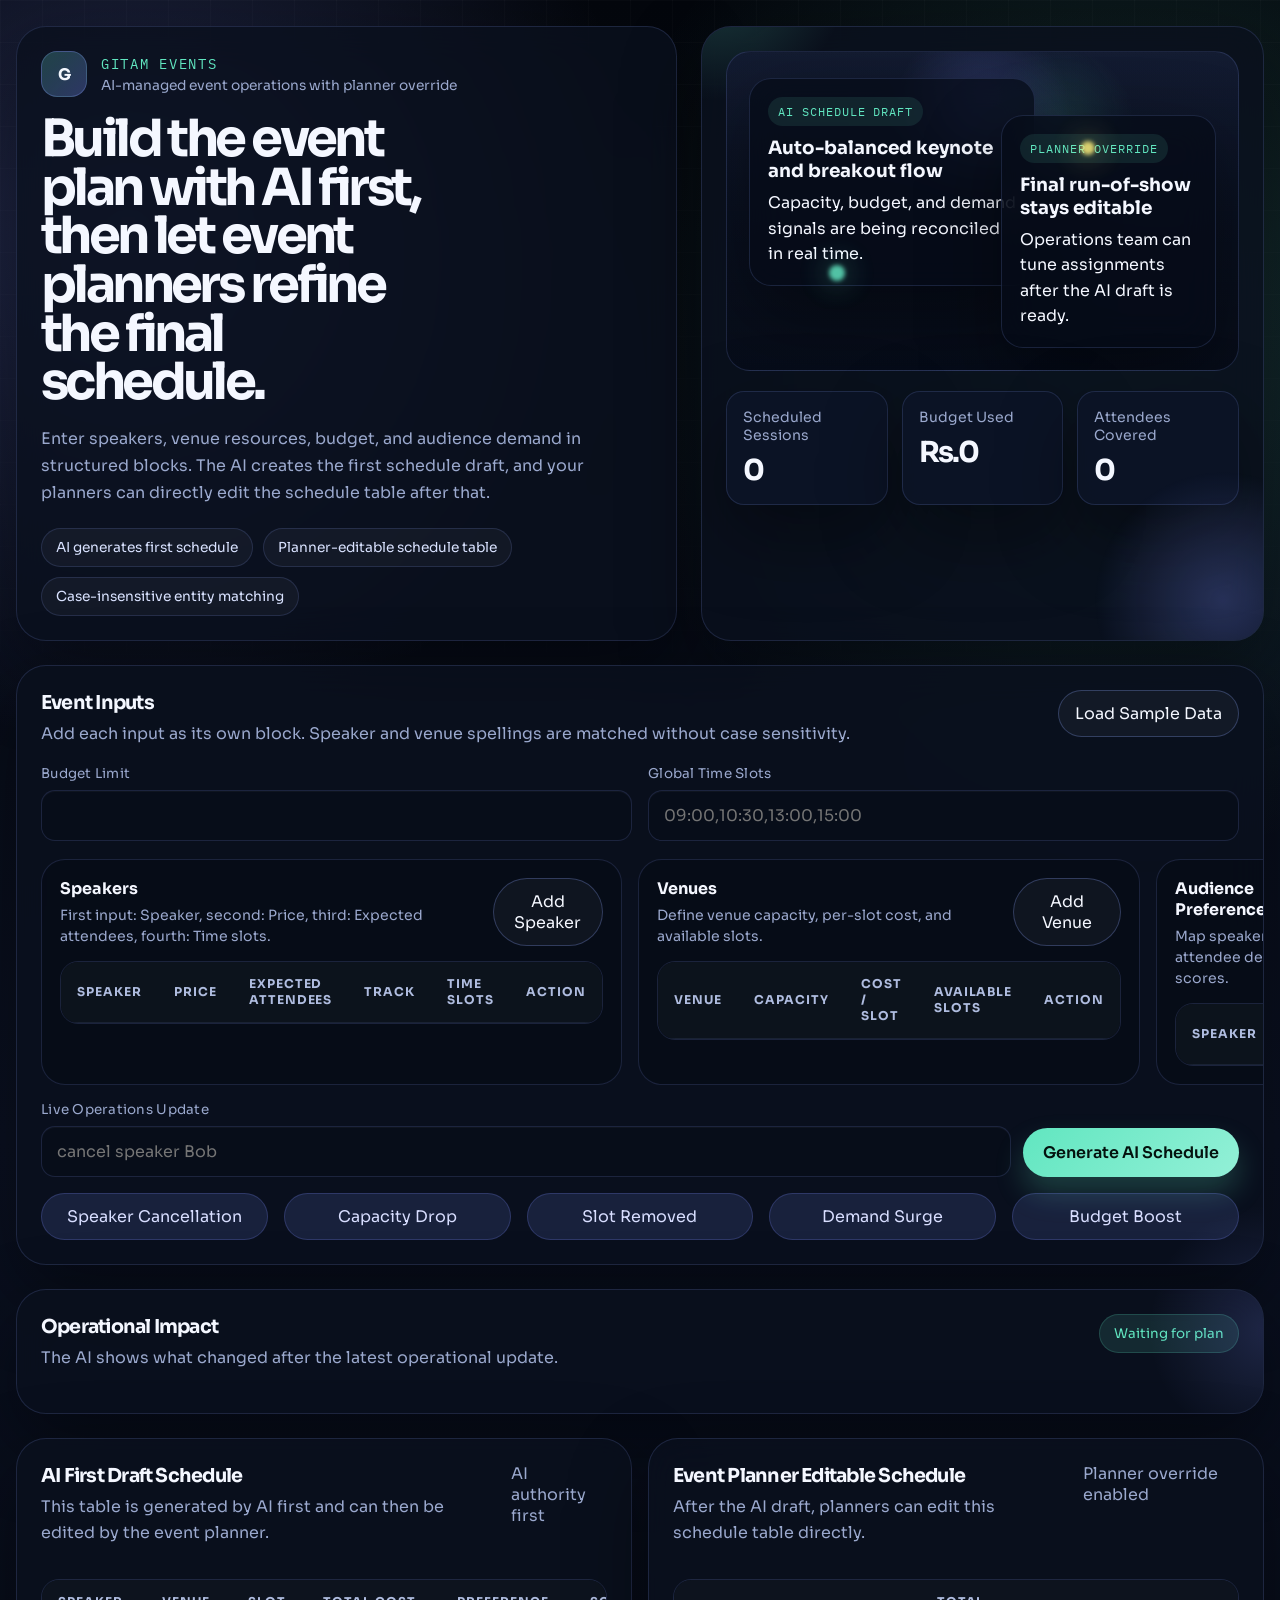
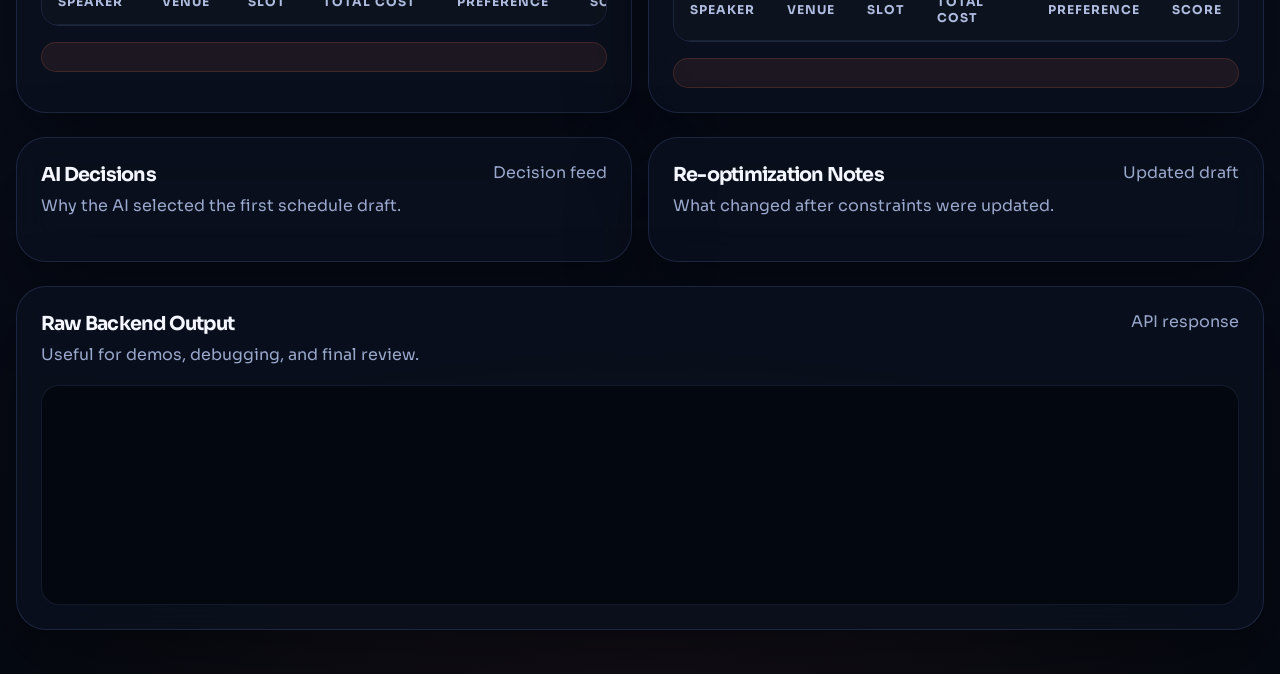
<file: index.html>
<!DOCTYPE html>
<html lang="en">
<head>
  <meta charset="UTF-8">
  <meta name="viewport" content="width=device-width, initial-scale=1.0">
  <title>GITAM Events</title>
  <link rel="preconnect" href="https://fonts.googleapis.com">
  <link rel="preconnect" href="https://fonts.gstatic.com" crossorigin>
  <link href="https://fonts.googleapis.com/css2?family=Sora:wght@400;500;600;700&family=IBM+Plex+Mono:wght@400;500&display=swap" rel="stylesheet">
  <link rel="stylesheet" href="./static/styles.css">
</head>
<body>
  <div class="site-bg"></div>
  <div class="page-shell">
    <header class="hero-shell">
      <div class="hero-copy">
        <div class="brand-row">
          <span class="brand-mark">G</span>
          <div>
            <p class="eyebrow">GITAM Events</p>
            <p class="sub-eyebrow">AI-managed event operations with planner override</p>
          </div>
        </div>

        <h1>Build the event plan with AI first, then let event planners refine the final schedule.</h1>
        <p class="hero-text">
          Enter speakers, venue resources, budget, and audience demand in structured blocks.
          The AI creates the first schedule draft, and your planners can directly edit the schedule table after that.
        </p>

        <div class="hero-badges">
          <span class="badge">AI generates first schedule</span>
          <span class="badge">Planner-editable schedule table</span>
          <span class="badge">Case-insensitive entity matching</span>
        </div>
      </div>

      <div class="hero-visual">
        <div class="visual-stage">
          <div class="visual-screen visual-screen-main">
            <span class="visual-label">AI Schedule Draft</span>
            <strong>Auto-balanced keynote and breakout flow</strong>
            <p>Capacity, budget, and demand signals are being reconciled in real time.</p>
          </div>
          <div class="visual-screen visual-screen-side">
            <span class="visual-label">Planner Override</span>
            <strong>Final run-of-show stays editable</strong>
            <p>Operations team can tune assignments after the AI draft is ready.</p>
          </div>
          <div class="visual-orb visual-orb-a"></div>
          <div class="visual-orb visual-orb-b"></div>
        </div>

        <div class="hero-metrics" id="hero-metrics">
          <div class="metric-card">
            <span>Scheduled Sessions</span>
            <strong id="metric-sessions">0</strong>
          </div>
          <div class="metric-card">
            <span>Budget Used</span>
            <strong id="metric-budget">Rs.0</strong>
          </div>
          <div class="metric-card">
            <span>Attendees Covered</span>
            <strong id="metric-attendees">0</strong>
          </div>
        </div>
      </div>
    </header>

    <main class="dashboard">
      <section class="panel panel-control">
        <div class="section-title">
          <div>
            <h2>Event Inputs</h2>
            <p class="section-copy">
              Add each input as its own block. Speaker and venue spellings are matched without case sensitivity.
            </p>
          </div>
          <button id="load-sample" class="ghost-button" type="button">Load Sample Data</button>
        </div>

        <div class="input-grid">
          <label class="field">
            <span>Budget Limit</span>
            <input id="budget-limit" type="number" min="0" step="100" autocomplete="off">
          </label>
          <label class="field">
            <span>Global Time Slots</span>
            <input id="time-slots" type="text" placeholder="09:00,10:30,13:00,15:00" autocomplete="off" spellcheck="false">
          </label>
        </div>

        <div class="builder-grid">
          <article class="builder-card">
            <div class="builder-head">
              <div>
                <h3>Speakers</h3>
                <p>First input: Speaker, second: Price, third: Expected attendees, fourth: Time slots.</p>
              </div>
              <button id="add-speaker" class="ghost-button" type="button">Add Speaker</button>
            </div>
            <div class="table-wrap">
              <table class="editor-table">
                <thead>
                  <tr>
                    <th>Speaker</th>
                    <th>Price</th>
                    <th>Expected Attendees</th>
                    <th>Track</th>
                    <th>Time Slots</th>
                    <th>Action</th>
                  </tr>
                </thead>
                <tbody id="speakers-body"></tbody>
              </table>
            </div>
          </article>

          <article class="builder-card">
            <div class="builder-head">
              <div>
                <h3>Venues</h3>
                <p>Define venue capacity, per-slot cost, and available slots.</p>
              </div>
              <button id="add-venue" class="ghost-button" type="button">Add Venue</button>
            </div>
            <div class="table-wrap">
              <table class="editor-table">
                <thead>
                  <tr>
                    <th>Venue</th>
                    <th>Capacity</th>
                    <th>Cost / Slot</th>
                    <th>Available Slots</th>
                    <th>Action</th>
                  </tr>
                </thead>
                <tbody id="venues-body"></tbody>
              </table>
            </div>
          </article>

          <article class="builder-card">
            <div class="builder-head">
              <div>
                <h3>Audience Preferences</h3>
                <p>Map speaker names to attendee demand scores.</p>
              </div>
              <button id="add-preference" class="ghost-button" type="button">Add Preference</button>
            </div>
            <div class="table-wrap">
              <table class="editor-table">
                <thead>
                  <tr>
                    <th>Speaker</th>
                    <th>Preference Score</th>
                    <th>Action</th>
                  </tr>
                </thead>
                <tbody id="preferences-body"></tbody>
              </table>
            </div>
          </article>
        </div>

        <div class="scenario-bar">
          <label class="field grow">
            <span>Live Operations Update</span>
            <input id="change-instruction" type="text" placeholder="cancel speaker Bob" autocomplete="off" spellcheck="false">
          </label>
          <button id="run-planner" class="primary-button" type="button">Generate AI Schedule</button>
        </div>

        <div class="chip-row">
          <button class="chip" data-change="cancel speaker Bob" type="button">Speaker Cancellation</button>
          <button class="chip" data-change="reduce venue Main Hall 30" type="button">Capacity Drop</button>
          <button class="chip" data-change="remove slot 13:00" type="button">Slot Removed</button>
          <button class="chip" data-change="increase preference Alice 10" type="button">Demand Surge</button>
          <button class="chip" data-change="budget 2600" type="button">Budget Boost</button>
        </div>
      </section>

      <section class="panel panel-impact">
        <div class="section-title">
          <div>
            <h2>Operational Impact</h2>
            <p class="section-copy">The AI shows what changed after the latest operational update.</p>
          </div>
          <span id="change-summary" class="status-pill">Waiting for plan</span>
        </div>
        <div class="impact-grid" id="impact-grid"></div>
      </section>

      <section class="results-grid">
        <article class="panel">
          <div class="section-title">
            <div>
              <h2>AI First Draft Schedule</h2>
              <p class="section-copy">This table is generated by AI first and can then be edited by the event planner.</p>
            </div>
            <span class="legend">AI authority first</span>
          </div>
          <div id="baseline-summary" class="summary-strip"></div>
          <div class="table-wrap">
            <table>
              <thead>
                <tr>
                  <th>Speaker</th>
                  <th>Venue</th>
                  <th>Slot</th>
                  <th>Total Cost</th>
                  <th>Preference</th>
                  <th>Score</th>
                </tr>
              </thead>
              <tbody id="baseline-table"></tbody>
            </table>
          </div>
          <div id="baseline-unscheduled" class="callout"></div>
        </article>

        <article class="panel">
          <div class="section-title">
            <div>
              <h2>Event Planner Editable Schedule</h2>
              <p class="section-copy">After the AI draft, planners can edit this schedule table directly.</p>
            </div>
            <span class="legend">Planner override enabled</span>
          </div>
          <div id="replanned-summary" class="summary-strip"></div>
          <div class="table-wrap">
            <table class="editor-table">
              <thead>
                <tr>
                  <th>Speaker</th>
                  <th>Venue</th>
                  <th>Slot</th>
                  <th>Total Cost</th>
                  <th>Preference</th>
                  <th>Score</th>
                </tr>
              </thead>
              <tbody id="replanned-table"></tbody>
            </table>
          </div>
          <div id="replanned-unscheduled" class="callout"></div>
        </article>
      </section>

      <section class="results-grid">
        <article class="panel panel-reasoning">
          <div class="section-title">
            <div>
              <h2>AI Decisions</h2>
              <p class="section-copy">Why the AI selected the first schedule draft.</p>
            </div>
            <span class="legend">Decision feed</span>
          </div>
          <ol id="baseline-reasoning" class="timeline"></ol>
        </article>

        <article class="panel panel-reasoning">
          <div class="section-title">
            <div>
              <h2>Re-optimization Notes</h2>
              <p class="section-copy">What changed after constraints were updated.</p>
            </div>
            <span class="legend">Updated draft</span>
          </div>
          <ol id="replanned-reasoning" class="timeline"></ol>
        </article>
      </section>

      <section class="panel">
        <div class="section-title">
          <div>
            <h2>Raw Backend Output</h2>
            <p class="section-copy">Useful for demos, debugging, and final review.</p>
          </div>
          <span class="legend">API response</span>
        </div>
        <pre id="raw-output" class="code-block"></pre>
      </section>
    </main>
  </div>

  <template id="impact-card-template">
    <div class="impact-card">
      <span class="impact-label"></span>
      <strong class="impact-value"></strong>
    </div>
  </template>

  <script src="./static/app.js"></script>
</body>
</html>
</file>
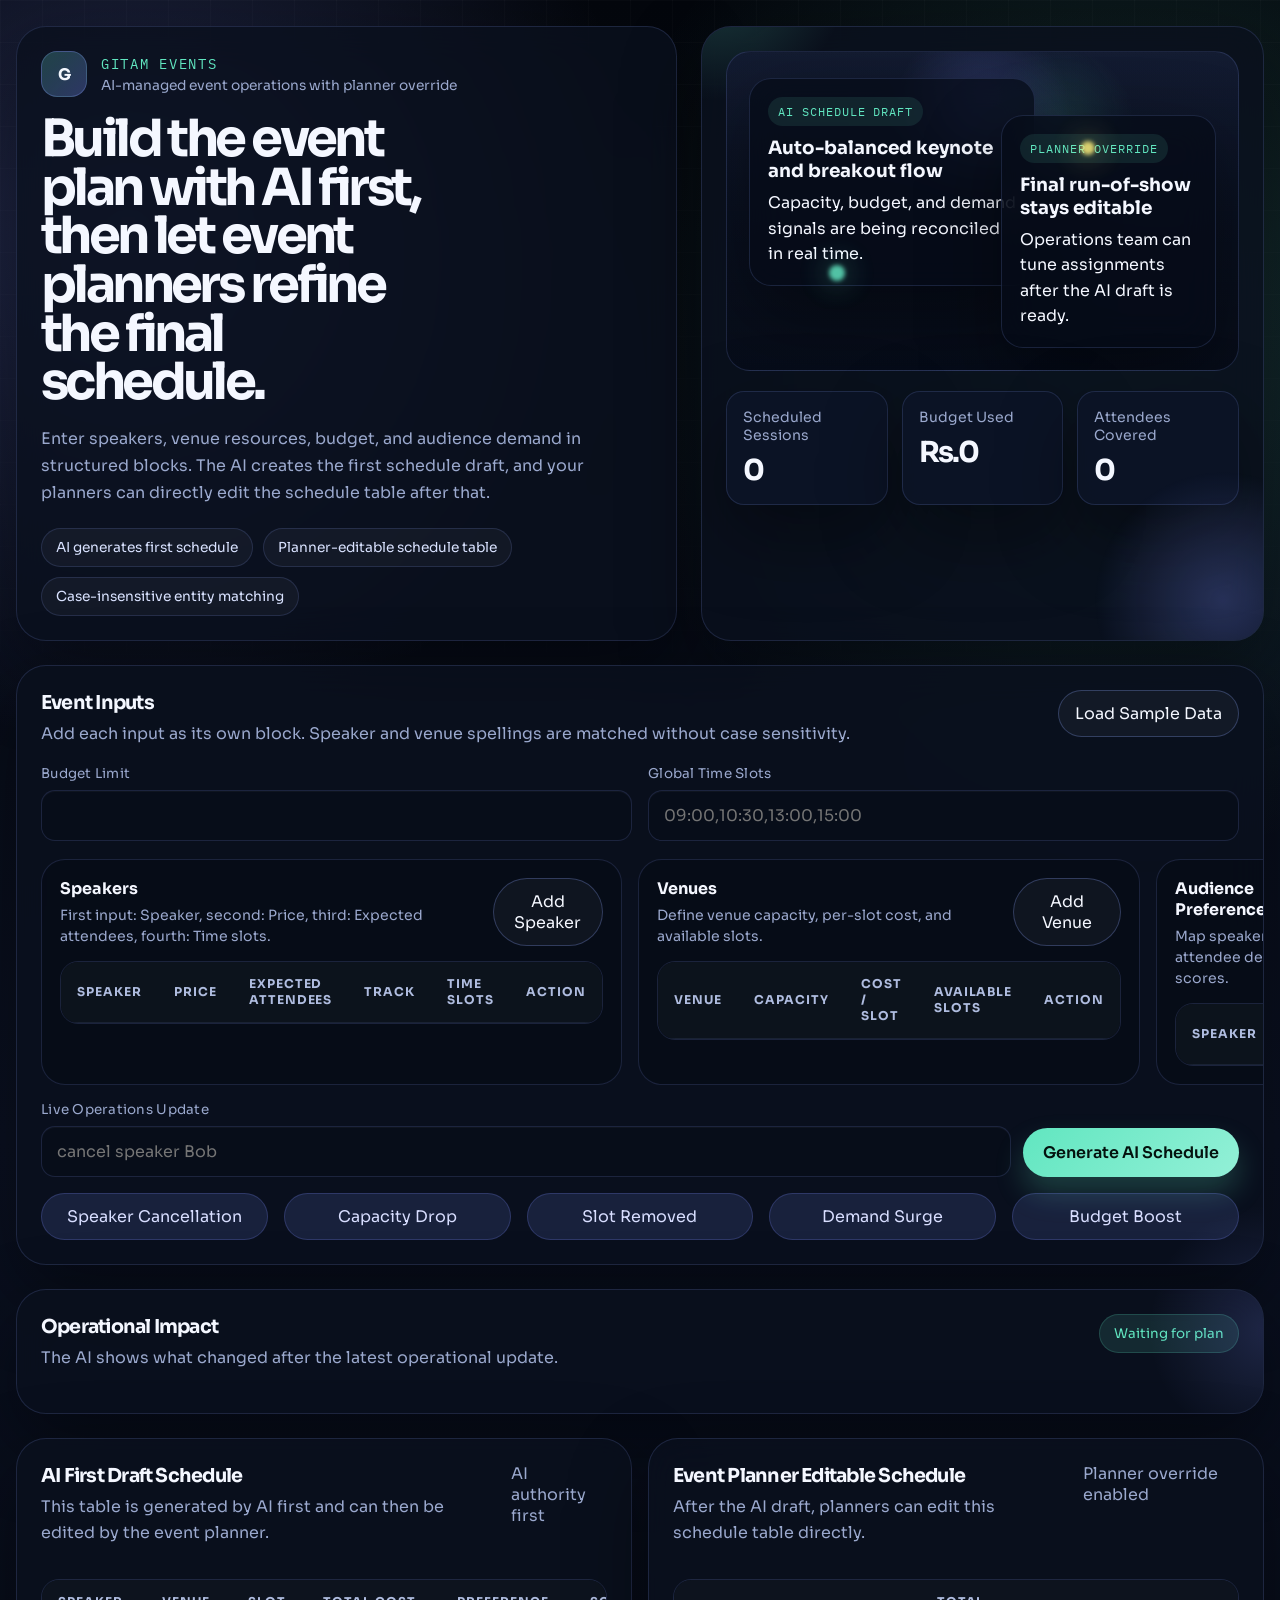
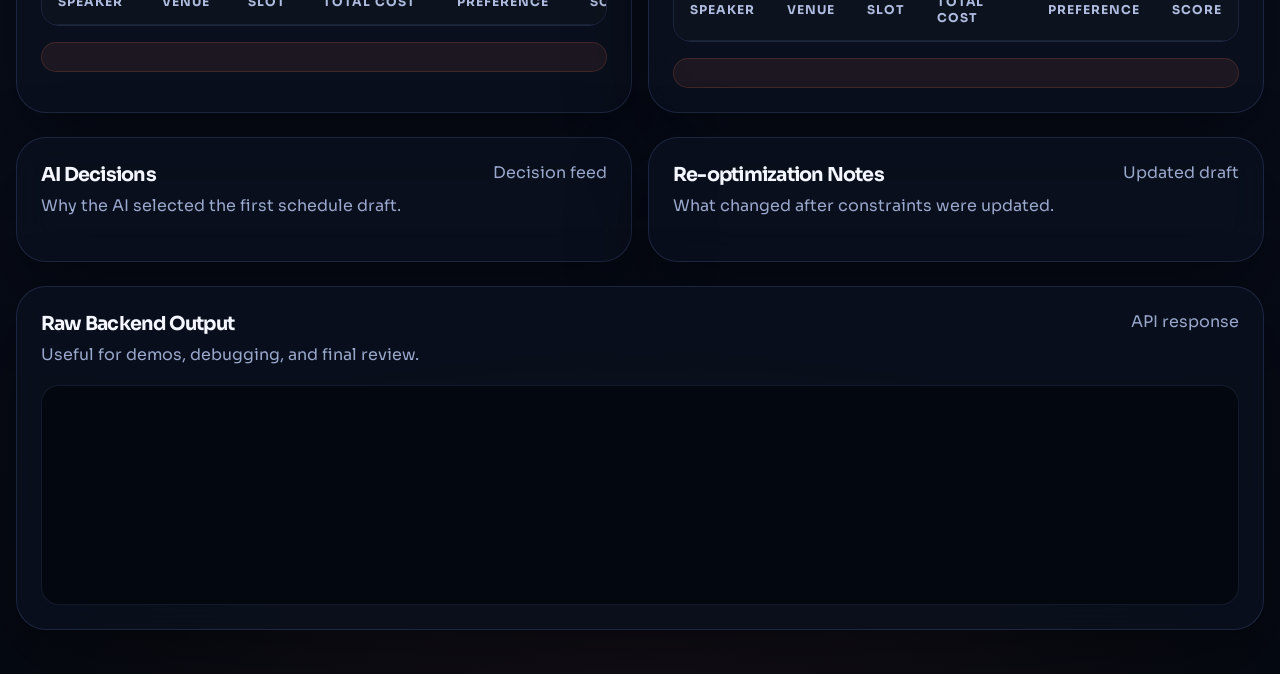
<file: static/index.html>
<!DOCTYPE html>
<html lang="en">
<head>
  <meta charset="UTF-8">
  <meta name="viewport" content="width=device-width, initial-scale=1.0">
  <title>GITAM Events</title>
  <link rel="preconnect" href="https://fonts.googleapis.com">
  <link rel="preconnect" href="https://fonts.gstatic.com" crossorigin>
  <link href="https://fonts.googleapis.com/css2?family=Sora:wght@400;500;600;700&family=IBM+Plex+Mono:wght@400;500&display=swap" rel="stylesheet">
  <link rel="stylesheet" href="./styles.css">
</head>
<body>
  <div class="site-bg"></div>
  <div class="page-shell">
    <header class="hero-shell">
      <div class="hero-copy">
        <div class="brand-row">
          <span class="brand-mark">G</span>
          <div>
            <p class="eyebrow">GITAM Events</p>
            <p class="sub-eyebrow">AI-managed event operations with planner override</p>
          </div>
        </div>

        <h1>Build the event plan with AI first, then let event planners refine the final schedule.</h1>
        <p class="hero-text">
          Enter speakers, venue resources, budget, and audience demand in structured blocks.
          The AI creates the first schedule draft, and your planners can directly edit the schedule table after that.
        </p>

        <div class="hero-badges">
          <span class="badge">AI generates first schedule</span>
          <span class="badge">Planner-editable schedule table</span>
          <span class="badge">Case-insensitive entity matching</span>
        </div>
      </div>

      <div class="hero-visual">
        <div class="visual-stage">
          <div class="visual-screen visual-screen-main">
            <span class="visual-label">AI Schedule Draft</span>
            <strong>Auto-balanced keynote and breakout flow</strong>
            <p>Capacity, budget, and demand signals are being reconciled in real time.</p>
          </div>
          <div class="visual-screen visual-screen-side">
            <span class="visual-label">Planner Override</span>
            <strong>Final run-of-show stays editable</strong>
            <p>Operations team can tune assignments after the AI draft is ready.</p>
          </div>
          <div class="visual-orb visual-orb-a"></div>
          <div class="visual-orb visual-orb-b"></div>
        </div>

        <div class="hero-metrics" id="hero-metrics">
          <div class="metric-card">
            <span>Scheduled Sessions</span>
            <strong id="metric-sessions">0</strong>
          </div>
          <div class="metric-card">
            <span>Budget Used</span>
            <strong id="metric-budget">Rs.0</strong>
          </div>
          <div class="metric-card">
            <span>Attendees Covered</span>
            <strong id="metric-attendees">0</strong>
          </div>
        </div>
      </div>
    </header>

    <main class="dashboard">
      <section class="panel panel-control">
        <div class="section-title">
          <div>
            <h2>Event Inputs</h2>
            <p class="section-copy">
              Add each input as its own block. Speaker and venue spellings are matched without case sensitivity.
            </p>
          </div>
          <button id="load-sample" class="ghost-button" type="button">Load Sample Data</button>
        </div>

        <div class="input-grid">
          <label class="field">
            <span>Budget Limit</span>
            <input id="budget-limit" type="number" min="0" step="100" autocomplete="off">
          </label>
          <label class="field">
            <span>Global Time Slots</span>
            <input id="time-slots" type="text" placeholder="09:00,10:30,13:00,15:00" autocomplete="off" spellcheck="false">
          </label>
        </div>

        <div class="builder-grid">
          <article class="builder-card">
            <div class="builder-head">
              <div>
                <h3>Speakers</h3>
                <p>First input: Speaker, second: Price, third: Expected attendees, fourth: Time slots.</p>
              </div>
              <button id="add-speaker" class="ghost-button" type="button">Add Speaker</button>
            </div>
            <div class="table-wrap">
              <table class="editor-table">
                <thead>
                  <tr>
                    <th>Speaker</th>
                    <th>Price</th>
                    <th>Expected Attendees</th>
                    <th>Track</th>
                    <th>Time Slots</th>
                    <th>Action</th>
                  </tr>
                </thead>
                <tbody id="speakers-body"></tbody>
              </table>
            </div>
          </article>

          <article class="builder-card">
            <div class="builder-head">
              <div>
                <h3>Venues</h3>
                <p>Define venue capacity, per-slot cost, and available slots.</p>
              </div>
              <button id="add-venue" class="ghost-button" type="button">Add Venue</button>
            </div>
            <div class="table-wrap">
              <table class="editor-table">
                <thead>
                  <tr>
                    <th>Venue</th>
                    <th>Capacity</th>
                    <th>Cost / Slot</th>
                    <th>Available Slots</th>
                    <th>Action</th>
                  </tr>
                </thead>
                <tbody id="venues-body"></tbody>
              </table>
            </div>
          </article>

          <article class="builder-card">
            <div class="builder-head">
              <div>
                <h3>Audience Preferences</h3>
                <p>Map speaker names to attendee demand scores.</p>
              </div>
              <button id="add-preference" class="ghost-button" type="button">Add Preference</button>
            </div>
            <div class="table-wrap">
              <table class="editor-table">
                <thead>
                  <tr>
                    <th>Speaker</th>
                    <th>Preference Score</th>
                    <th>Action</th>
                  </tr>
                </thead>
                <tbody id="preferences-body"></tbody>
              </table>
            </div>
          </article>
        </div>

        <div class="scenario-bar">
          <label class="field grow">
            <span>Live Operations Update</span>
            <input id="change-instruction" type="text" placeholder="cancel speaker Bob" autocomplete="off" spellcheck="false">
          </label>
          <button id="run-planner" class="primary-button" type="button">Generate AI Schedule</button>
        </div>

        <div class="chip-row">
          <button class="chip" data-change="cancel speaker Bob" type="button">Speaker Cancellation</button>
          <button class="chip" data-change="reduce venue Main Hall 30" type="button">Capacity Drop</button>
          <button class="chip" data-change="remove slot 13:00" type="button">Slot Removed</button>
          <button class="chip" data-change="increase preference Alice 10" type="button">Demand Surge</button>
          <button class="chip" data-change="budget 2600" type="button">Budget Boost</button>
        </div>
      </section>

      <section class="panel panel-impact">
        <div class="section-title">
          <div>
            <h2>Operational Impact</h2>
            <p class="section-copy">The AI shows what changed after the latest operational update.</p>
          </div>
          <span id="change-summary" class="status-pill">Waiting for plan</span>
        </div>
        <div class="impact-grid" id="impact-grid"></div>
      </section>

      <section class="results-grid">
        <article class="panel">
          <div class="section-title">
            <div>
              <h2>AI First Draft Schedule</h2>
              <p class="section-copy">This table is generated by AI first and can then be edited by the event planner.</p>
            </div>
            <span class="legend">AI authority first</span>
          </div>
          <div id="baseline-summary" class="summary-strip"></div>
          <div class="table-wrap">
            <table>
              <thead>
                <tr>
                  <th>Speaker</th>
                  <th>Venue</th>
                  <th>Slot</th>
                  <th>Total Cost</th>
                  <th>Preference</th>
                  <th>Score</th>
                </tr>
              </thead>
              <tbody id="baseline-table"></tbody>
            </table>
          </div>
          <div id="baseline-unscheduled" class="callout"></div>
        </article>

        <article class="panel">
          <div class="section-title">
            <div>
              <h2>Event Planner Editable Schedule</h2>
              <p class="section-copy">After the AI draft, planners can edit this schedule table directly.</p>
            </div>
            <span class="legend">Planner override enabled</span>
          </div>
          <div id="replanned-summary" class="summary-strip"></div>
          <div class="table-wrap">
            <table class="editor-table">
              <thead>
                <tr>
                  <th>Speaker</th>
                  <th>Venue</th>
                  <th>Slot</th>
                  <th>Total Cost</th>
                  <th>Preference</th>
                  <th>Score</th>
                </tr>
              </thead>
              <tbody id="replanned-table"></tbody>
            </table>
          </div>
          <div id="replanned-unscheduled" class="callout"></div>
        </article>
      </section>

      <section class="results-grid">
        <article class="panel panel-reasoning">
          <div class="section-title">
            <div>
              <h2>AI Decisions</h2>
              <p class="section-copy">Why the AI selected the first schedule draft.</p>
            </div>
            <span class="legend">Decision feed</span>
          </div>
          <ol id="baseline-reasoning" class="timeline"></ol>
        </article>

        <article class="panel panel-reasoning">
          <div class="section-title">
            <div>
              <h2>Re-optimization Notes</h2>
              <p class="section-copy">What changed after constraints were updated.</p>
            </div>
            <span class="legend">Updated draft</span>
          </div>
          <ol id="replanned-reasoning" class="timeline"></ol>
        </article>
      </section>

      <section class="panel">
        <div class="section-title">
          <div>
            <h2>Raw Backend Output</h2>
            <p class="section-copy">Useful for demos, debugging, and final review.</p>
          </div>
          <span class="legend">API response</span>
        </div>
        <pre id="raw-output" class="code-block"></pre>
      </section>
    </main>
  </div>

  <template id="impact-card-template">
    <div class="impact-card">
      <span class="impact-label"></span>
      <strong class="impact-value"></strong>
    </div>
  </template>

  <script src="./app.js"></script>
</body>
</html>
</file>
<file: static/styles.css>
:root {
  --bg: #070b14;
  --bg-soft: #0e1526;
  --panel: rgba(10, 16, 30, 0.82);
  --panel-strong: rgba(12, 20, 38, 0.96);
  --line: rgba(136, 164, 255, 0.16);
  --line-strong: rgba(136, 164, 255, 0.28);
  --text: #f4f7ff;
  --muted: #9aa8cd;
  --accent: #61e6c0;
  --accent-2: #7c8cff;
  --accent-3: #ff7a59;
  --accent-soft: rgba(97, 230, 192, 0.12);
  --danger: #ff758f;
  --shadow: 0 30px 80px rgba(0, 0, 0, 0.4);
  --radius-xl: 30px;
  --radius-lg: 24px;
  --radius-md: 18px;
  --radius-sm: 14px;
}

* {
  box-sizing: border-box;
}

html {
  scroll-behavior: smooth;
}

body {
  margin: 0;
  font-family: "Sora", sans-serif;
  color: var(--text);
  background:
    radial-gradient(circle at 10% 10%, rgba(124, 140, 255, 0.24), transparent 22%),
    radial-gradient(circle at 88% 14%, rgba(97, 230, 192, 0.16), transparent 24%),
    radial-gradient(circle at 50% 120%, rgba(255, 122, 89, 0.12), transparent 28%),
    linear-gradient(180deg, #04070d 0%, #0a1020 50%, #050912 100%);
  min-height: 100vh;
}

button,
input,
textarea {
  font: inherit;
}

.site-bg {
  position: fixed;
  inset: 0;
  background-image:
    linear-gradient(rgba(255, 255, 255, 0.025) 1px, transparent 1px),
    linear-gradient(90deg, rgba(255, 255, 255, 0.025) 1px, transparent 1px);
  background-size: 42px 42px;
  mask-image: linear-gradient(180deg, rgba(0, 0, 0, 0.9), transparent);
  pointer-events: none;
}

.page-shell {
  position: relative;
  z-index: 1;
  width: min(1440px, calc(100% - 32px));
  margin: 0 auto;
  padding: 26px 0 44px;
}

.hero-shell {
  display: grid;
  grid-template-columns: 1.08fr 0.92fr;
  gap: 24px;
  margin-bottom: 24px;
}

.panel,
.hero-copy,
.hero-visual,
.metric-card,
.impact-card,
.summary-pill,
.visual-screen {
  background: var(--panel);
  border: 1px solid var(--line);
  box-shadow: var(--shadow);
  backdrop-filter: blur(18px);
}

.hero-copy,
.hero-visual,
.panel {
  border-radius: var(--radius-xl);
}

.hero-copy,
.hero-visual,
.panel {
  padding: 24px;
}

.brand-row {
  display: flex;
  align-items: center;
  gap: 14px;
  margin-bottom: 18px;
}

.brand-mark {
  width: 46px;
  height: 46px;
  display: grid;
  place-items: center;
  border-radius: 16px;
  background: linear-gradient(135deg, rgba(97, 230, 192, 0.24), rgba(124, 140, 255, 0.3));
  border: 1px solid var(--line-strong);
  font-weight: 700;
  letter-spacing: -0.06em;
}

.eyebrow,
.sub-eyebrow,
.field span,
.section-copy,
.legend,
.callout,
.timeline,
.status-pill,
.impact-label {
  color: var(--muted);
}

.eyebrow,
.sub-eyebrow {
  margin: 0;
}

.eyebrow {
  font-size: 0.88rem;
  letter-spacing: 0.12em;
  text-transform: uppercase;
  font-family: "IBM Plex Mono", monospace;
  color: var(--accent);
}

.sub-eyebrow {
  margin-top: 4px;
  font-size: 0.86rem;
}

.hero-copy h1 {
  margin: 0;
  font-size: clamp(2.4rem, 4vw, 4.8rem);
  line-height: 0.95;
  letter-spacing: -0.07em;
  max-width: 10.5ch;
}

.hero-text {
  margin: 18px 0 22px;
  max-width: 62ch;
  line-height: 1.7;
  color: var(--muted);
}

.hero-badges {
  display: flex;
  flex-wrap: wrap;
  gap: 10px;
}

.badge {
  display: inline-flex;
  align-items: center;
  padding: 10px 14px;
  border-radius: 999px;
  border: 1px solid var(--line);
  background: rgba(255, 255, 255, 0.04);
  color: #d9e2ff;
  font-size: 0.86rem;
}

.hero-visual {
  position: relative;
  overflow: hidden;
}

.hero-visual::before {
  content: "";
  position: absolute;
  inset: -30% auto auto -20%;
  width: 260px;
  height: 260px;
  background: radial-gradient(circle, rgba(97, 230, 192, 0.22), transparent 70%);
  pointer-events: none;
}

.hero-visual::after {
  content: "";
  position: absolute;
  right: -90px;
  bottom: -90px;
  width: 260px;
  height: 260px;
  background: radial-gradient(circle, rgba(124, 140, 255, 0.26), transparent 70%);
  pointer-events: none;
}

.visual-stage {
  position: relative;
  min-height: 320px;
  margin-bottom: 20px;
  border-radius: 24px;
  overflow: hidden;
  background:
    linear-gradient(180deg, rgba(8, 14, 28, 0.2), rgba(8, 14, 28, 0.8)),
    radial-gradient(circle at 50% 18%, rgba(124, 140, 255, 0.34), transparent 24%),
    radial-gradient(circle at 65% 22%, rgba(97, 230, 192, 0.2), transparent 18%),
    linear-gradient(180deg, #161f37 0%, #0a1122 55%, #060b14 100%);
  border: 1px solid var(--line);
}

.visual-screen {
  position: absolute;
  padding: 18px;
  border-radius: 22px;
  background: rgba(6, 11, 23, 0.74);
}

.visual-screen-main {
  left: 22px;
  top: 26px;
  width: 56%;
}

.visual-screen-side {
  right: 22px;
  bottom: 22px;
  width: 42%;
}

.visual-screen strong {
  display: block;
  margin-bottom: 8px;
  font-size: 1.15rem;
}

.visual-screen p,
.section-copy {
  margin: 6px 0 0;
  line-height: 1.6;
}

.visual-label {
  display: inline-flex;
  margin-bottom: 10px;
  padding: 7px 10px;
  border-radius: 999px;
  background: rgba(97, 230, 192, 0.1);
  color: var(--accent);
  font-family: "IBM Plex Mono", monospace;
  font-size: 0.75rem;
  letter-spacing: 0.08em;
  text-transform: uppercase;
}

.visual-orb {
  position: absolute;
  border-radius: 999px;
  filter: blur(2px);
  opacity: 0.84;
}

.visual-orb-a {
  width: 16px;
  height: 16px;
  left: 20%;
  bottom: 28%;
  background: var(--accent);
  box-shadow: 0 0 30px rgba(97, 230, 192, 0.8);
}

.visual-orb-b {
  width: 14px;
  height: 14px;
  right: 28%;
  top: 28%;
  background: #fff07c;
  box-shadow: 0 0 30px rgba(255, 240, 124, 0.9);
}

.hero-metrics {
  display: grid;
  grid-template-columns: repeat(3, minmax(0, 1fr));
  gap: 14px;
}

.metric-card,
.impact-card,
.summary-pill {
  border-radius: var(--radius-md);
  padding: 16px;
  background: var(--panel-strong);
}

.metric-card span {
  display: block;
  margin-bottom: 8px;
  font-size: 0.88rem;
  color: var(--muted);
}

.metric-card strong {
  font-size: 1.8rem;
  letter-spacing: -0.06em;
}

.dashboard {
  display: grid;
  gap: 24px;
}

.section-title {
  display: flex;
  justify-content: space-between;
  align-items: flex-start;
  gap: 16px;
  margin-bottom: 18px;
}

.section-title h2 {
  margin: 0;
  font-size: 1.2rem;
  letter-spacing: -0.04em;
}

.panel-control,
.panel-impact {
  position: relative;
  overflow: hidden;
}

.panel-control::after,
.panel-impact::after {
  content: "";
  position: absolute;
  inset: auto -10% -30% auto;
  width: 240px;
  height: 240px;
  background: radial-gradient(circle, rgba(124, 140, 255, 0.18), transparent 70%);
  pointer-events: none;
}

.input-grid,
.builder-grid,
.textarea-grid,
.results-grid,
.impact-grid,
.chip-row {
  display: grid;
  gap: 16px;
}

.input-grid {
  grid-template-columns: repeat(2, minmax(0, 1fr));
}

.textarea-grid,
.results-grid {
  grid-template-columns: repeat(2, minmax(0, 1fr));
}

.builder-grid {
  grid-template-columns: 1.2fr 1fr 0.9fr;
  margin-top: 18px;
}

.builder-card {
  border-radius: var(--radius-lg);
  border: 1px solid var(--line);
  background: rgba(5, 10, 21, 0.6);
  padding: 18px;
}

.builder-head {
  display: flex;
  justify-content: space-between;
  gap: 14px;
  align-items: flex-start;
  margin-bottom: 14px;
}

.builder-head h3 {
  margin: 0;
  font-size: 1rem;
}

.builder-head p {
  margin: 6px 0 0;
  color: var(--muted);
  font-size: 0.88rem;
  line-height: 1.5;
}

.field {
  display: grid;
  gap: 8px;
}

.field span {
  font-size: 0.84rem;
  letter-spacing: 0.02em;
}

input,
textarea {
  width: 100%;
  border-radius: var(--radius-sm);
  border: 1px solid rgba(136, 164, 255, 0.16);
  background: rgba(8, 14, 26, 0.76);
  color: var(--text);
  padding: 14px 15px;
  box-shadow: inset 0 1px 0 rgba(255, 255, 255, 0.03);
}

textarea {
  min-height: 190px;
  resize: vertical;
  line-height: 1.55;
  font-family: "IBM Plex Mono", monospace;
  font-size: 0.9rem;
}

input:focus,
textarea:focus {
  outline: 2px solid rgba(97, 230, 192, 0.22);
  border-color: rgba(97, 230, 192, 0.4);
}

.scenario-bar {
  margin-top: 16px;
  display: flex;
  gap: 12px;
  align-items: end;
}

.grow {
  flex: 1;
}

.primary-button,
.ghost-button,
.chip {
  border: none;
  cursor: pointer;
  transition: transform 160ms ease, box-shadow 160ms ease, background 160ms ease;
}

.primary-button {
  padding: 14px 20px;
  border-radius: 999px;
  color: #04120e;
  background: linear-gradient(135deg, var(--accent), #93f0d7);
  box-shadow: 0 16px 30px rgba(97, 230, 192, 0.22);
  font-weight: 600;
}

.ghost-button {
  padding: 12px 16px;
  border-radius: 999px;
  background: rgba(255, 255, 255, 0.04);
  border: 1px solid var(--line-strong);
  color: var(--text);
}

.chip-row {
  margin-top: 16px;
  grid-template-columns: repeat(auto-fit, minmax(150px, 1fr));
}

.chip {
  padding: 12px 14px;
  border-radius: 999px;
  background: rgba(124, 140, 255, 0.14);
  color: #d8deff;
  border: 1px solid rgba(124, 140, 255, 0.22);
}

.primary-button:hover,
.ghost-button:hover,
.chip:hover {
  transform: translateY(-1px);
}

.impact-grid {
  grid-template-columns: repeat(auto-fit, minmax(170px, 1fr));
}

.impact-card {
  display: grid;
  gap: 8px;
  min-height: 112px;
}

.impact-value {
  font-size: 1.3rem;
  letter-spacing: -0.05em;
}

.status-pill {
  display: inline-flex;
  align-items: center;
  padding: 10px 14px;
  border-radius: 999px;
  background: rgba(97, 230, 192, 0.12);
  border: 1px solid rgba(97, 230, 192, 0.18);
  color: var(--accent);
  font-size: 0.84rem;
}

.summary-strip {
  display: flex;
  flex-wrap: wrap;
  gap: 10px;
  margin-bottom: 16px;
}

.summary-pill {
  font-size: 0.86rem;
}

.table-wrap {
  overflow-x: auto;
  border-radius: var(--radius-md);
  border: 1px solid var(--line);
}

table {
  width: 100%;
  min-width: 620px;
  border-collapse: collapse;
  background: rgba(5, 11, 22, 0.76);
}

.editor-table {
  min-width: 100%;
}

.editor-table input {
  min-width: 110px;
  padding: 10px 12px;
  border-radius: 12px;
  background: rgba(11, 18, 33, 0.9);
  font-size: 0.9rem;
}

th,
td {
  padding: 14px 16px;
  border-bottom: 1px solid rgba(136, 164, 255, 0.1);
  text-align: left;
}

th {
  color: #afbcdf;
  font-size: 0.76rem;
  text-transform: uppercase;
  letter-spacing: 0.08em;
  background: rgba(255, 255, 255, 0.03);
}

tbody tr:hover {
  background: rgba(124, 140, 255, 0.08);
}

.callout {
  margin-top: 16px;
  padding: 14px 16px;
  border-radius: var(--radius-md);
  border: 1px solid rgba(255, 122, 89, 0.16);
  background: rgba(255, 122, 89, 0.08);
}

.timeline {
  margin: 0;
  padding-left: 22px;
  display: grid;
  gap: 12px;
}

.timeline li {
  line-height: 1.65;
}

.code-block {
  margin: 0;
  min-height: 220px;
  padding: 18px;
  border-radius: var(--radius-md);
  background: #03070f;
  border: 1px solid rgba(136, 164, 255, 0.12);
  color: #e6efff;
  overflow: auto;
  font-family: "IBM Plex Mono", monospace;
  font-size: 0.84rem;
}

.action-cell {
  width: 1%;
  white-space: nowrap;
}

.table-delete {
  padding: 10px 12px;
  border-radius: 999px;
  border: 1px solid rgba(255, 117, 143, 0.22);
  background: rgba(255, 117, 143, 0.1);
  color: #ffd4dc;
  cursor: pointer;
}

.is-loading {
  opacity: 0.7;
  pointer-events: none;
}

.is-error {
  color: #ffd4dc;
  background: rgba(255, 117, 143, 0.12);
  border-color: rgba(255, 117, 143, 0.2);
}

@media (max-width: 1180px) {
  .hero-shell,
  .builder-grid,
  .results-grid,
  .input-grid {
    grid-template-columns: 1fr;
  }

  .hero-metrics {
    grid-template-columns: 1fr;
  }
}

@media (max-width: 720px) {
  .page-shell {
    width: min(100% - 18px, 1440px);
    padding-top: 18px;
  }

  .hero-copy,
  .hero-visual,
  .panel {
    padding: 18px;
  }

  .scenario-bar,
  .section-title {
    flex-direction: column;
    align-items: stretch;
  }

  .visual-screen-main,
  .visual-screen-side {
    position: relative;
    width: 100%;
    inset: auto;
    margin: 16px;
  }

  .visual-stage {
    padding-bottom: 16px;
  }
}
</file>
